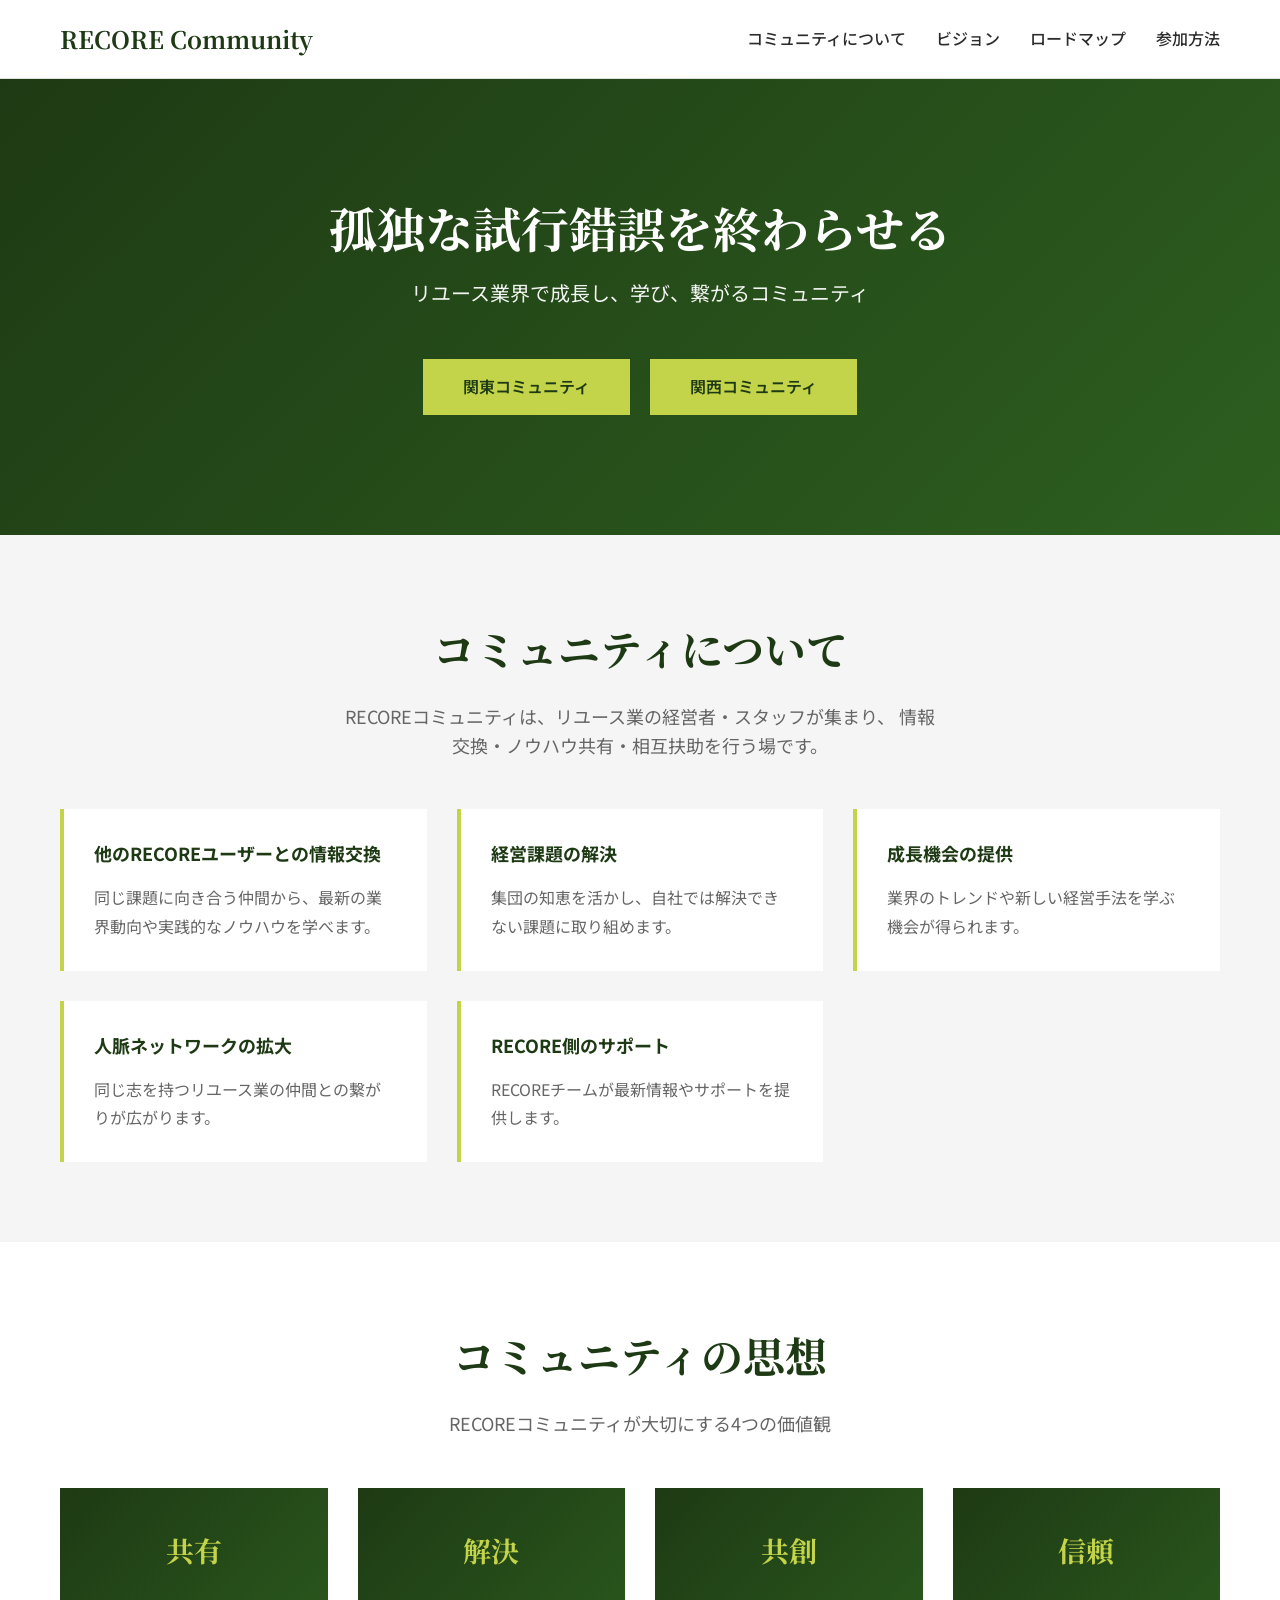
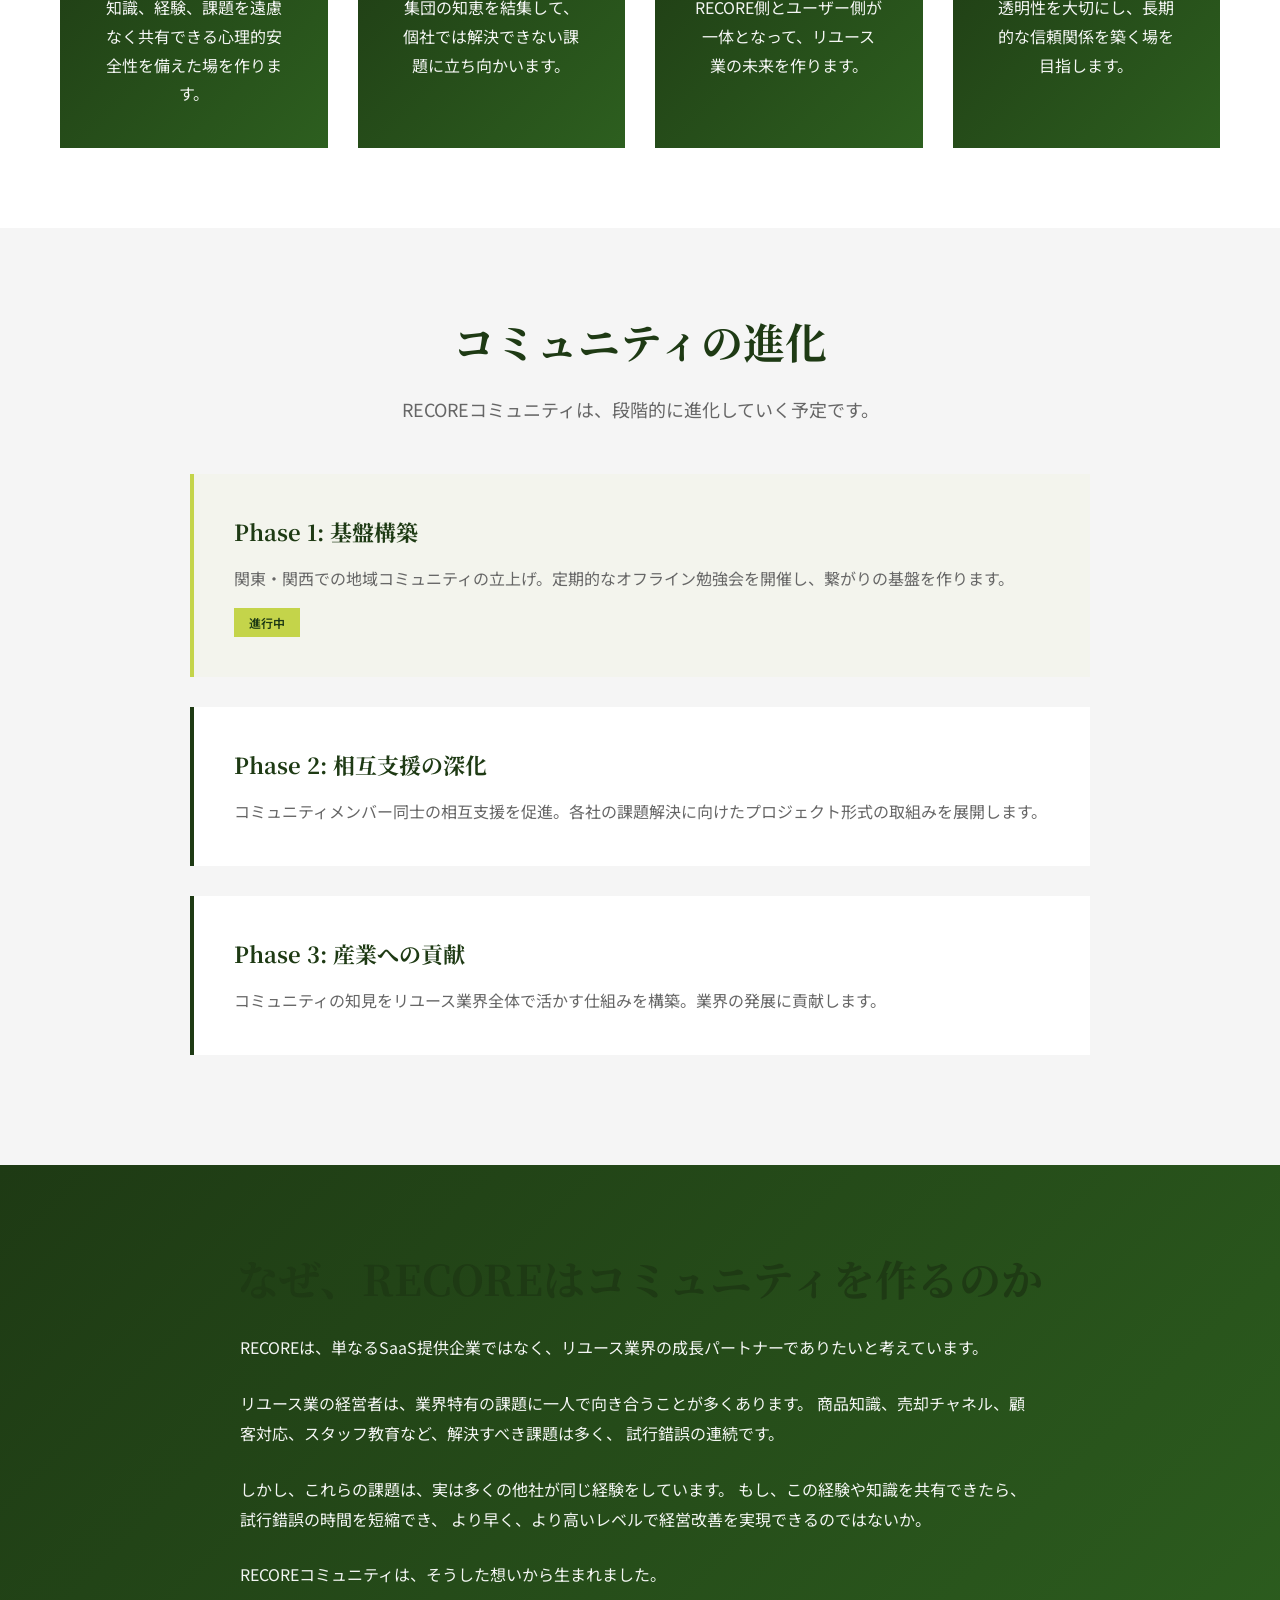
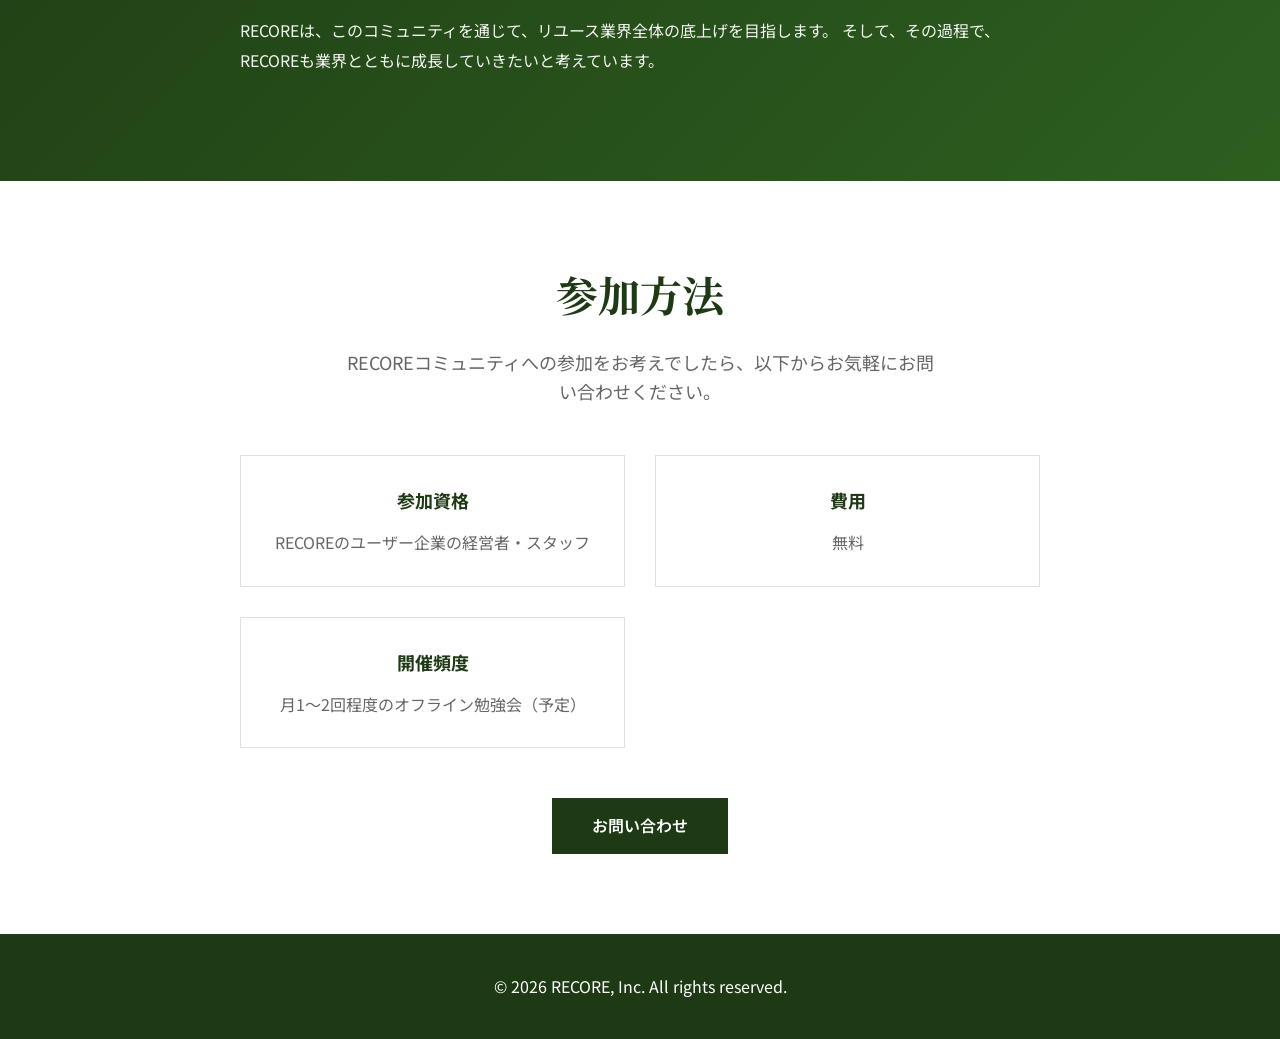
<file: index.html>
<!DOCTYPE html>
<html lang="ja">
<head>
    <meta charset="UTF-8">
    <meta name="viewport" content="width=device-width, initial-scale=1.0">
    <title>RECORE Community - リユース業界を支える仲間たち</title>
    <link rel="stylesheet" href="css/style.css">
    <link href="https://fonts.googleapis.com/css2?family=Noto+Serif+JP:wght@400;700&family=Noto+Sans+JP:wght@400;500;700&display=swap" rel="stylesheet">
</head>
<body>
    <!-- Header -->
    <header class="header">
        <div class="container">
            <div class="header-content">
                <h1 class="logo">RECORE Community</h1>
                <nav class="nav">
                    <ul>
                        <li><a href="#about">コミュニティについて</a></li>
                        <li><a href="#vision">ビジョン</a></li>
                        <li><a href="#roadmap">ロードマップ</a></li>
                        <li><a href="#contact">参加方法</a></li>
                    </ul>
                </nav>
            </div>
        </div>
    </header>

    <!-- Hero Section -->
    <section class="hero">
        <div class="hero-content">
            <h2 class="hero-title">孤独な試行錯誤を終わらせる</h2>
            <p class="hero-subtitle">リユース業界で成長し、学び、繋がるコミュニティ</p>
            <div class="community-links">
                <a href="pages/kanto.html" class="btn btn-primary">関東コミュニティ</a>
                <a href="pages/kansai.html" class="btn btn-primary">関西コミュニティ</a>
            </div>
        </div>
    </section>

    <!-- About Section -->
    <section id="about" class="about">
        <div class="container">
            <h2 class="section-title">コミュニティについて</h2>
            <p class="section-description">
                RECOREコミュニティは、リユース業の経営者・スタッフが集まり、
                情報交換・ノウハウ共有・相互扶助を行う場です。
            </p>
            <div class="benefits">
                <div class="benefit-item">
                    <h3>他のRECOREユーザーとの情報交換</h3>
                    <p>同じ課題に向き合う仲間から、最新の業界動向や実践的なノウハウを学べます。</p>
                </div>
                <div class="benefit-item">
                    <h3>経営課題の解決</h3>
                    <p>集団の知恵を活かし、自社では解決できない課題に取り組めます。</p>
                </div>
                <div class="benefit-item">
                    <h3>成長機会の提供</h3>
                    <p>業界のトレンドや新しい経営手法を学ぶ機会が得られます。</p>
                </div>
                <div class="benefit-item">
                    <h3>人脈ネットワークの拡大</h3>
                    <p>同じ志を持つリユース業の仲間との繋がりが広がります。</p>
                </div>
                <div class="benefit-item">
                    <h3>RECORE側のサポート</h3>
                    <p>RECOREチームが最新情報やサポートを提供します。</p>
                </div>
            </div>
        </div>
    </section>

    <!-- Vision Section -->
    <section id="vision" class="vision">
        <div class="container">
            <h2 class="section-title">コミュニティの思想</h2>
            <p class="section-description">
                RECOREコミュニティが大切にする4つの価値観
            </p>
            <div class="vision-grid">
                <div class="vision-card">
                    <h3>共有</h3>
                    <p>知識、経験、課題を遠慮なく共有できる心理的安全性を備えた場を作ります。</p>
                </div>
                <div class="vision-card">
                    <h3>解決</h3>
                    <p>集団の知恵を結集して、個社では解決できない課題に立ち向かいます。</p>
                </div>
                <div class="vision-card">
                    <h3>共創</h3>
                    <p>RECORE側とユーザー側が一体となって、リユース業の未来を作ります。</p>
                </div>
                <div class="vision-card">
                    <h3>信頼</h3>
                    <p>透明性を大切にし、長期的な信頼関係を築く場を目指します。</p>
                </div>
            </div>
        </div>
    </section>

    <!-- Roadmap Section -->
    <section id="roadmap" class="roadmap">
        <div class="container">
            <h2 class="section-title">コミュニティの進化</h2>
            <p class="section-description">
                RECOREコミュニティは、段階的に進化していく予定です。
            </p>
            <div class="roadmap-timeline">
                <div class="roadmap-phase active">
                    <h3>Phase 1: 基盤構築</h3>
                    <p>関東・関西での地域コミュニティの立上げ。定期的なオフライン勉強会を開催し、繋がりの基盤を作ります。</p>
                    <span class="phase-status">進行中</span>
                </div>
                <div class="roadmap-phase">
                    <h3>Phase 2: 相互支援の深化</h3>
                    <p>コミュニティメンバー同士の相互支援を促進。各社の課題解決に向けたプロジェクト形式の取組みを展開します。</p>
                </div>
                <div class="roadmap-phase">
                    <h3>Phase 3: 産業への貢献</h3>
                    <p>コミュニティの知見をリユース業界全体で活かす仕組みを構築。業界の発展に貢献します。</p>
                </div>
            </div>
        </div>
    </section>

    <!-- Why We Do This Section -->
    <section class="why-section">
        <div class="container">
            <h2 class="section-title">なぜ、RECOREはコミュニティを作るのか</h2>
            <div class="why-content">
                <p>
                    RECOREは、単なるSaaS提供企業ではなく、リユース業界の成長パートナーでありたいと考えています。
                </p>
                <p>
                    リユース業の経営者は、業界特有の課題に一人で向き合うことが多くあります。
                    商品知識、売却チャネル、顧客対応、スタッフ教育など、解決すべき課題は多く、
                    試行錯誤の連続です。
                </p>
                <p>
                    しかし、これらの課題は、実は多くの他社が同じ経験をしています。
                    もし、この経験や知識を共有できたら、試行錯誤の時間を短縮でき、
                    より早く、より高いレベルで経営改善を実現できるのではないか。
                </p>
                <p>
                    RECOREコミュニティは、そうした想いから生まれました。
                </p>
                <p>
                    RECOREは、このコミュニティを通じて、リユース業界全体の底上げを目指します。
                    そして、その過程で、RECOREも業界とともに成長していきたいと考えています。
                </p>
            </div>
        </div>
    </section>

    <!-- Contact Section -->
    <section id="contact" class="contact">
        <div class="container">
            <h2 class="section-title">参加方法</h2>
            <p class="section-description">
                RECOREコミュニティへの参加をお考えでしたら、以下からお気軽にお問い合わせください。
            </p>
            <div class="participation-info">
                <div class="info-item">
                    <h3>参加資格</h3>
                    <p>RECOREのユーザー企業の経営者・スタッフ</p>
                </div>
                <div class="info-item">
                    <h3>費用</h3>
                    <p>無料</p>
                </div>
                <div class="info-item">
                    <h3>開催頻度</h3>
                    <p>月1～2回程度のオフライン勉強会（予定）</p>
                </div>
            </div>
            <div class="contact-action">
                <a href="mailto:community@recore-corp.jp" class="btn btn-secondary">お問い合わせ</a>
            </div>
        </div>
    </section>

    <!-- Footer -->
    <footer class="footer">
        <div class="container">
            <p>&copy; 2026 RECORE, Inc. All rights reserved.</p>
        </div>
    </footer>

    <script src="js/script.js"></script>
</body>
</html>
</file>
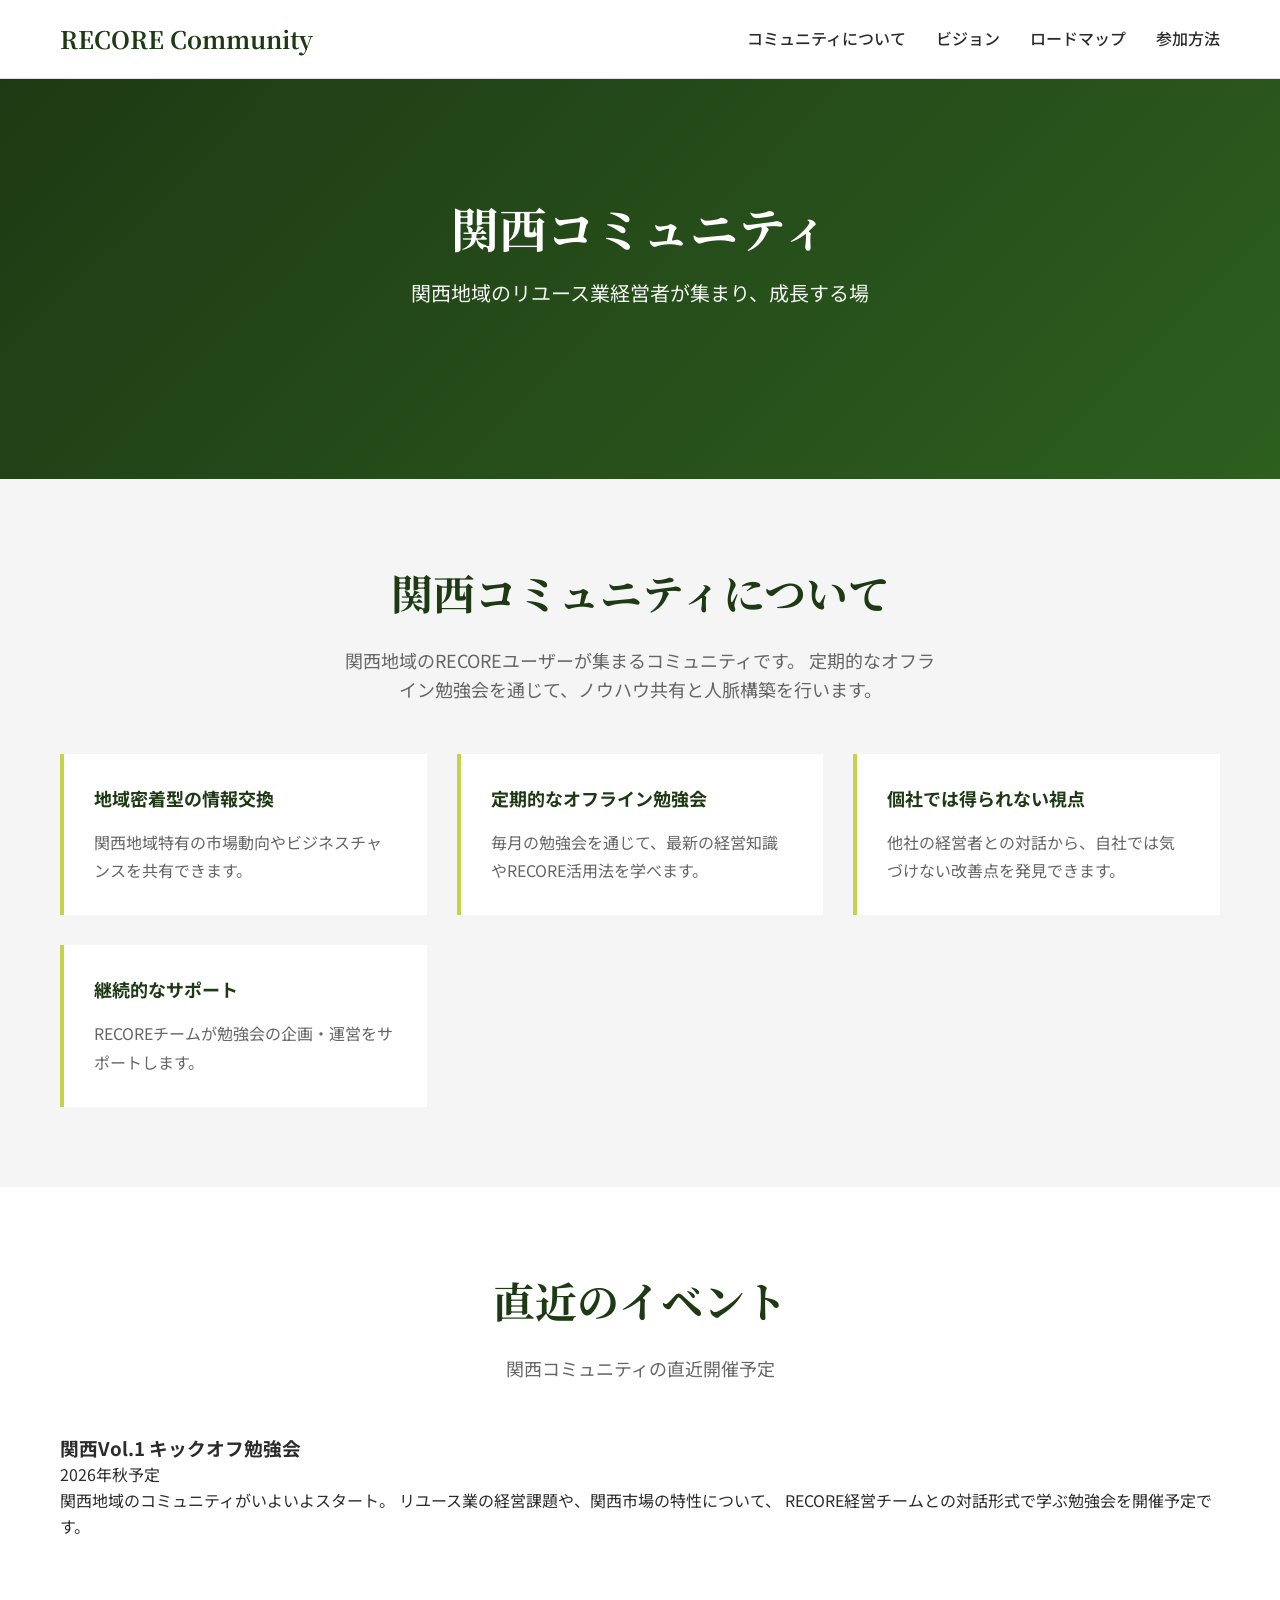
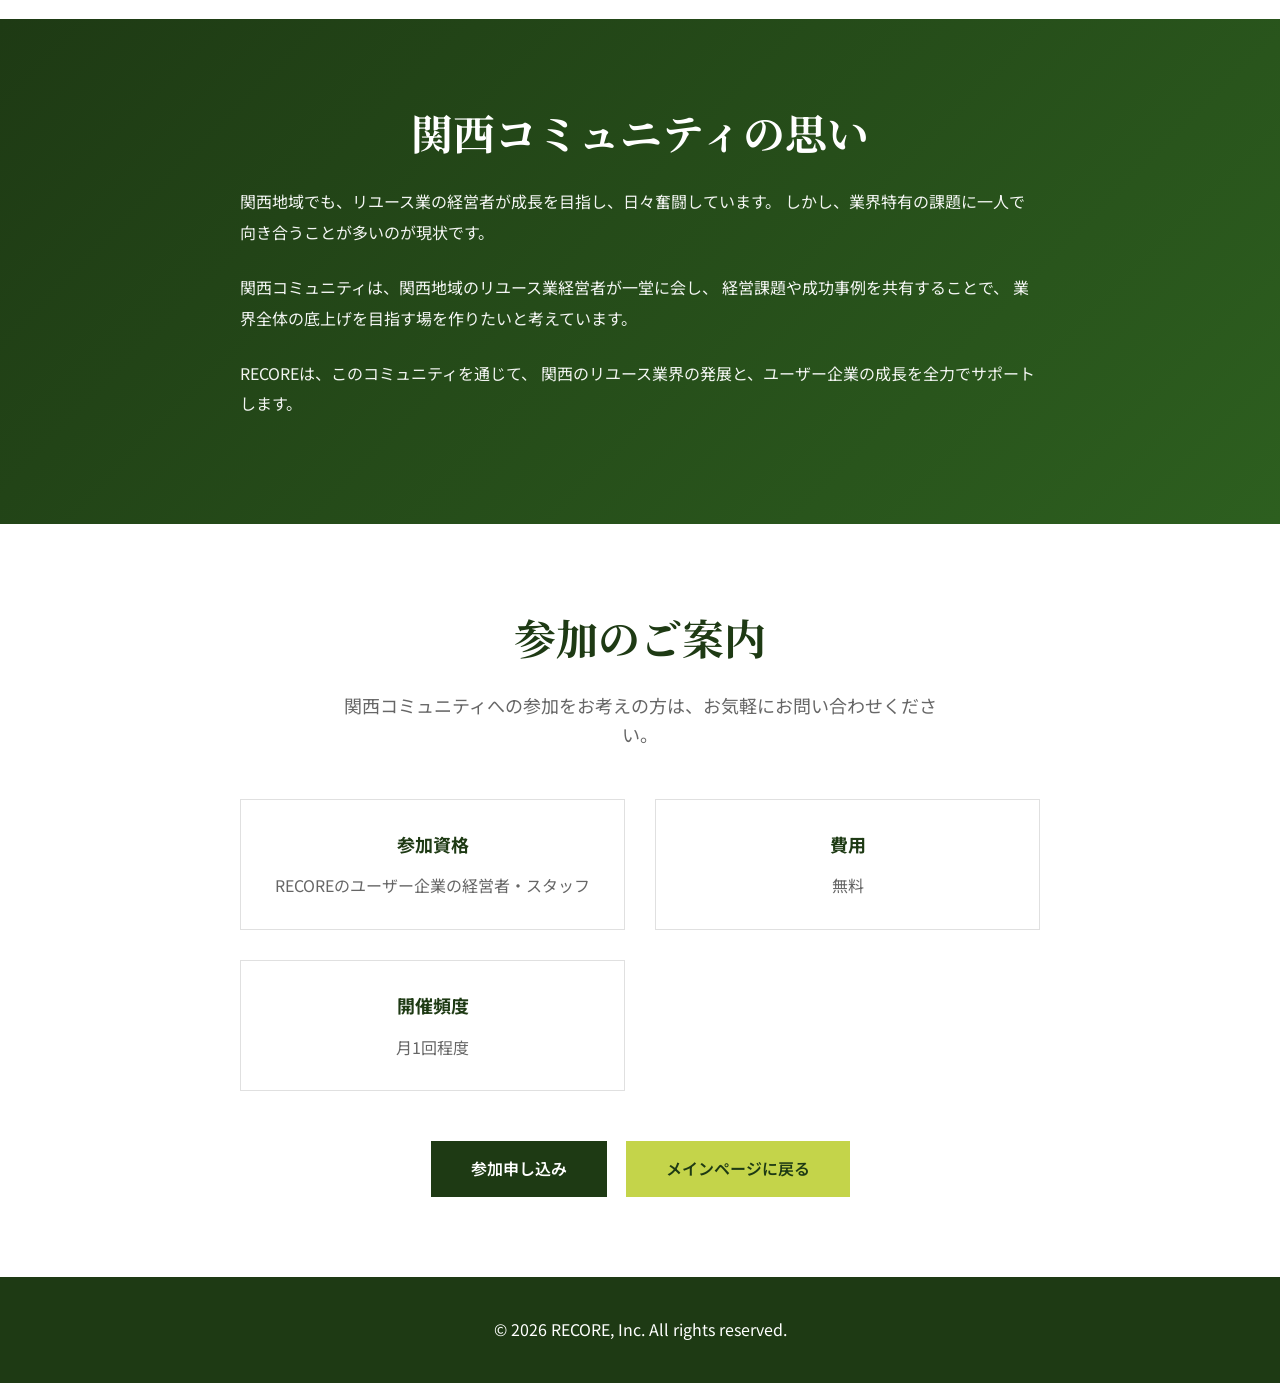
<file: pages/kansai.html>
<!DOCTYPE html>
<html lang="ja">
<head>
    <meta charset="UTF-8">
    <meta name="viewport" content="width=device-width, initial-scale=1.0">
    <title>関西コミュニティ - RECORE Community</title>
    <link rel="stylesheet" href="../css/style.css">
    <link href="https://fonts.googleapis.com/css2?family=Noto+Serif+JP:wght@400;700&family=Noto+Sans+JP:wght@400;500;700&display=swap" rel="stylesheet">
</head>
<body>
    <!-- Header -->
    <header class="header">
        <div class="container">
            <div class="header-content">
                <h1 class="logo"><a href="../index.html" style="color: inherit; text-decoration: none;">RECORE Community</a></h1>
                <nav class="nav">
                    <ul>
                        <li><a href="../index.html#about">コミュニティについて</a></li>
                        <li><a href="../index.html#vision">ビジョン</a></li>
                        <li><a href="../index.html#roadmap">ロードマップ</a></li>
                        <li><a href="../index.html#contact">参加方法</a></li>
                    </ul>
                </nav>
            </div>
        </div>
    </header>

    <!-- Hero Section -->
    <section class="hero">
        <div class="hero-content">
            <h2 class="hero-title">関西コミュニティ</h2>
            <p class="hero-subtitle">関西地域のリユース業経営者が集まり、成長する場</p>
        </div>
    </section>

    <!-- About Kansai Community -->
    <section class="about">
        <div class="container">
            <h2 class="section-title">関西コミュニティについて</h2>
            <p class="section-description">
                関西地域のRECOREユーザーが集まるコミュニティです。
                定期的なオフライン勉強会を通じて、ノウハウ共有と人脈構築を行います。
            </p>
            <div class="benefits">
                <div class="benefit-item">
                    <h3>地域密着型の情報交換</h3>
                    <p>関西地域特有の市場動向やビジネスチャンスを共有できます。</p>
                </div>
                <div class="benefit-item">
                    <h3>定期的なオフライン勉強会</h3>
                    <p>毎月の勉強会を通じて、最新の経営知識やRECORE活用法を学べます。</p>
                </div>
                <div class="benefit-item">
                    <h3>個社では得られない視点</h3>
                    <p>他社の経営者との対話から、自社では気づけない改善点を発見できます。</p>
                </div>
                <div class="benefit-item">
                    <h3>継続的なサポート</h3>
                    <p>RECOREチームが勉強会の企画・運営をサポートします。</p>
                </div>
            </div>
        </div>
    </section>

    <!-- Recent Events -->
    <section class="events">
        <div class="container">
            <h2 class="section-title">直近のイベント</h2>
            <p class="section-description">
                関西コミュニティの直近開催予定
            </p>
            <div class="events-list">
                <div class="event-card">
                    <h3>関西Vol.1 キックオフ勉強会</h3>
                    <p class="event-date">2026年秋予定</p>
                    <p class="event-description">
                        関西地域のコミュニティがいよいよスタート。
                        リユース業の経営課題や、関西市場の特性について、
                        RECORE経営チームとの対話形式で学ぶ勉強会を開催予定です。
                    </p>
                </div>
            </div>
        </div>
    </section>

    <!-- Community Philosophy -->
    <section class="why-section">
        <div class="container">
            <h2 class="section-title" style="color: var(--color-white);">関西コミュニティの思い</h2>
            <div class="why-content">
                <p>
                    関西地域でも、リユース業の経営者が成長を目指し、日々奮闘しています。
                    しかし、業界特有の課題に一人で向き合うことが多いのが現状です。
                </p>
                <p>
                    関西コミュニティは、関西地域のリユース業経営者が一堂に会し、
                    経営課題や成功事例を共有することで、
                    業界全体の底上げを目指す場を作りたいと考えています。
                </p>
                <p>
                    RECOREは、このコミュニティを通じて、
                    関西のリユース業界の発展と、ユーザー企業の成長を全力でサポートします。
                </p>
            </div>
        </div>
    </section>

    <!-- Participation -->
    <section class="contact">
        <div class="container">
            <h2 class="section-title">参加のご案内</h2>
            <p class="section-description">
                関西コミュニティへの参加をお考えの方は、お気軽にお問い合わせください。
            </p>
            <div class="participation-info">
                <div class="info-item">
                    <h3>参加資格</h3>
                    <p>RECOREのユーザー企業の経営者・スタッフ</p>
                </div>
                <div class="info-item">
                    <h3>費用</h3>
                    <p>無料</p>
                </div>
                <div class="info-item">
                    <h3>開催頻度</h3>
                    <p>月1回程度</p>
                </div>
            </div>
            <div class="contact-action">
                <a href="mailto:community@recore-corp.jp" class="btn btn-secondary">参加申し込み</a>
                <a href="../index.html" class="btn btn-primary" style="margin-left: 15px;">メインページに戻る</a>
            </div>
        </div>
    </section>

    <!-- Footer -->
    <footer class="footer">
        <div class="container">
            <p>&copy; 2026 RECORE, Inc. All rights reserved.</p>
        </div>
    </footer>

    <script src="../js/script.js"></script>
</body>
</html>
</file>
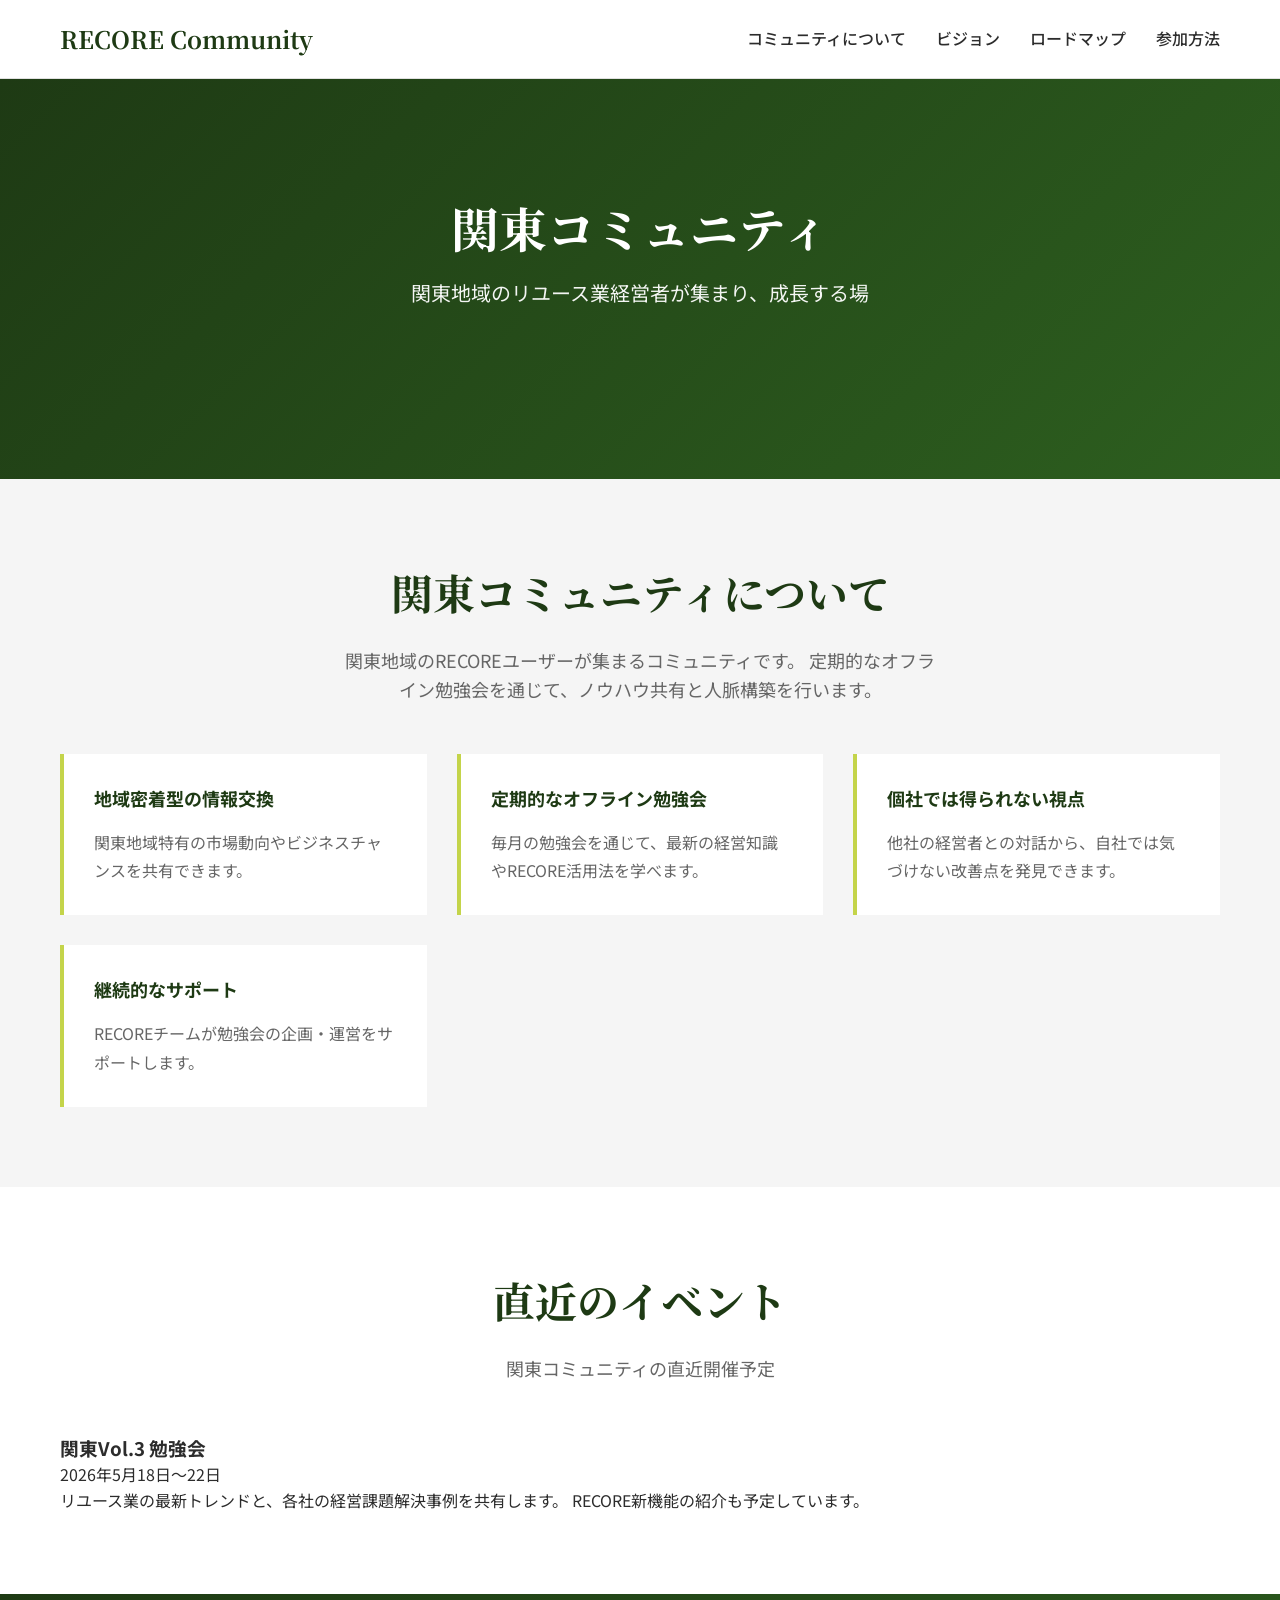
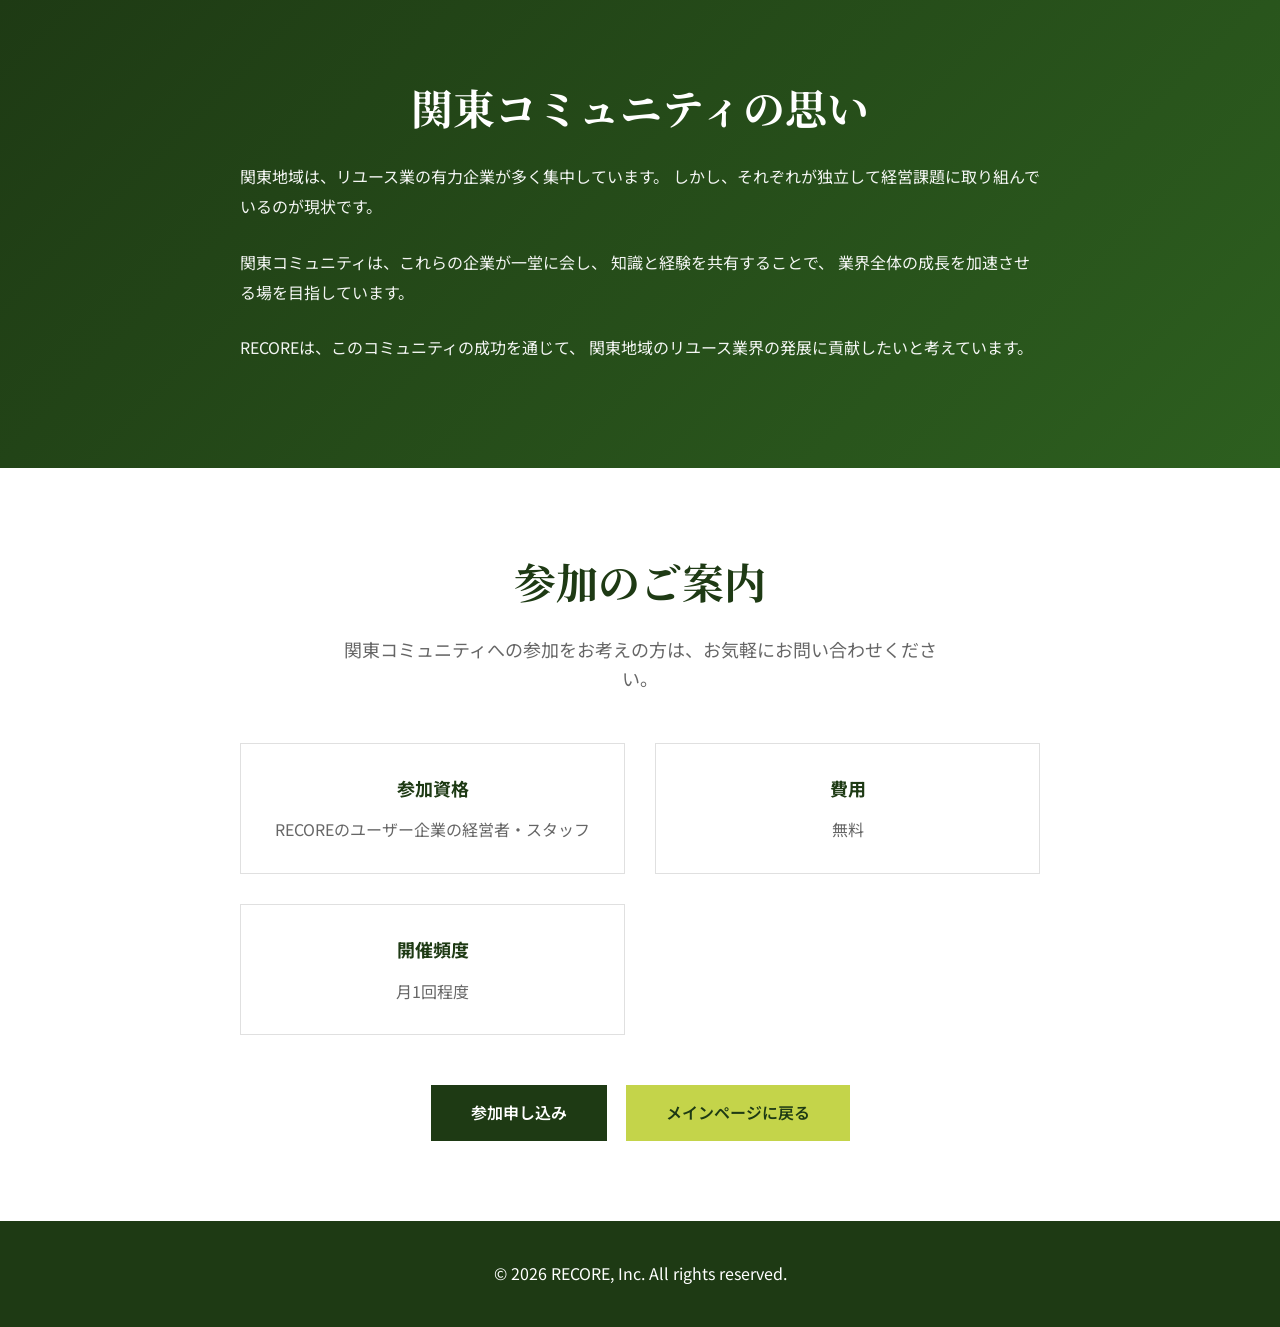
<file: pages/kanto.html>
<!DOCTYPE html>
<html lang="ja">
<head>
    <meta charset="UTF-8">
    <meta name="viewport" content="width=device-width, initial-scale=1.0">
    <title>関東コミュニティ - RECORE Community</title>
    <link rel="stylesheet" href="../css/style.css">
    <link href="https://fonts.googleapis.com/css2?family=Noto+Serif+JP:wght@400;700&family=Noto+Sans+JP:wght@400;500;700&display=swap" rel="stylesheet">
</head>
<body>
    <!-- Header -->
    <header class="header">
        <div class="container">
            <div class="header-content">
                <h1 class="logo"><a href="../index.html" style="color: inherit; text-decoration: none;">RECORE Community</a></h1>
                <nav class="nav">
                    <ul>
                        <li><a href="../index.html#about">コミュニティについて</a></li>
                        <li><a href="../index.html#vision">ビジョン</a></li>
                        <li><a href="../index.html#roadmap">ロードマップ</a></li>
                        <li><a href="../index.html#contact">参加方法</a></li>
                    </ul>
                </nav>
            </div>
        </div>
    </header>

    <!-- Hero Section -->
    <section class="hero">
        <div class="hero-content">
            <h2 class="hero-title">関東コミュニティ</h2>
            <p class="hero-subtitle">関東地域のリユース業経営者が集まり、成長する場</p>
        </div>
    </section>

    <!-- About Kanto Community -->
    <section class="about">
        <div class="container">
            <h2 class="section-title">関東コミュニティについて</h2>
            <p class="section-description">
                関東地域のRECOREユーザーが集まるコミュニティです。
                定期的なオフライン勉強会を通じて、ノウハウ共有と人脈構築を行います。
            </p>
            <div class="benefits">
                <div class="benefit-item">
                    <h3>地域密着型の情報交換</h3>
                    <p>関東地域特有の市場動向やビジネスチャンスを共有できます。</p>
                </div>
                <div class="benefit-item">
                    <h3>定期的なオフライン勉強会</h3>
                    <p>毎月の勉強会を通じて、最新の経営知識やRECORE活用法を学べます。</p>
                </div>
                <div class="benefit-item">
                    <h3>個社では得られない視点</h3>
                    <p>他社の経営者との対話から、自社では気づけない改善点を発見できます。</p>
                </div>
                <div class="benefit-item">
                    <h3>継続的なサポート</h3>
                    <p>RECOREチームが勉強会の企画・運営をサポートします。</p>
                </div>
            </div>
        </div>
    </section>

    <!-- Recent Events -->
    <section class="events">
        <div class="container">
            <h2 class="section-title">直近のイベント</h2>
            <p class="section-description">
                関東コミュニティの直近開催予定
            </p>
            <div class="events-list">
                <div class="event-card">
                    <h3>関東Vol.3 勉強会</h3>
                    <p class="event-date">2026年5月18日～22日</p>
                    <p class="event-description">
                        リユース業の最新トレンドと、各社の経営課題解決事例を共有します。
                        RECORE新機能の紹介も予定しています。
                    </p>
                </div>
            </div>
        </div>
    </section>

    <!-- Community Philosophy -->
    <section class="why-section">
        <div class="container">
            <h2 class="section-title" style="color: var(--color-white);">関東コミュニティの思い</h2>
            <div class="why-content">
                <p>
                    関東地域は、リユース業の有力企業が多く集中しています。
                    しかし、それぞれが独立して経営課題に取り組んでいるのが現状です。
                </p>
                <p>
                    関東コミュニティは、これらの企業が一堂に会し、
                    知識と経験を共有することで、
                    業界全体の成長を加速させる場を目指しています。
                </p>
                <p>
                    RECOREは、このコミュニティの成功を通じて、
                    関東地域のリユース業界の発展に貢献したいと考えています。
                </p>
            </div>
        </div>
    </section>

    <!-- Participation -->
    <section class="contact">
        <div class="container">
            <h2 class="section-title">参加のご案内</h2>
            <p class="section-description">
                関東コミュニティへの参加をお考えの方は、お気軽にお問い合わせください。
            </p>
            <div class="participation-info">
                <div class="info-item">
                    <h3>参加資格</h3>
                    <p>RECOREのユーザー企業の経営者・スタッフ</p>
                </div>
                <div class="info-item">
                    <h3>費用</h3>
                    <p>無料</p>
                </div>
                <div class="info-item">
                    <h3>開催頻度</h3>
                    <p>月1回程度</p>
                </div>
            </div>
            <div class="contact-action">
                <a href="mailto:community@recore-corp.jp" class="btn btn-secondary">参加申し込み</a>
                <a href="../index.html" class="btn btn-primary" style="margin-left: 15px;">メインページに戻る</a>
            </div>
        </div>
    </section>

    <!-- Footer -->
    <footer class="footer">
        <div class="container">
            <p>&copy; 2026 RECORE, Inc. All rights reserved.</p>
        </div>
    </footer>

    <script src="../js/script.js"></script>
</body>
</html>
</file>
<file: css/style.css>
* {
    margin: 0;
    padding: 0;
    box-sizing: border-box;
}

:root {
    --color-primary: #1E3A14;
    --color-accent: #C4D44A;
    --color-text: #2C2C2C;
    --color-light: #F5F5F5;
    --color-white: #FFFFFF;
    --font-serif: 'Noto Serif JP', serif;
    --font-sans: 'Noto Sans JP', sans-serif;
}

body {
    font-family: var(--font-sans);
    color: var(--color-text);
    line-height: 1.6;
    background-color: var(--color-white);
}

.container {
    max-width: 1200px;
    margin: 0 auto;
    padding: 0 20px;
}

/* Header */
.header {
    background-color: var(--color-white);
    border-bottom: 1px solid #E0E0E0;
    position: sticky;
    top: 0;
    z-index: 100;
}

.header-content {
    display: flex;
    justify-content: space-between;
    align-items: center;
    padding: 20px 0;
}

.logo {
    font-family: var(--font-serif);
    font-size: 24px;
    font-weight: 700;
    color: var(--color-primary);
}

.nav ul {
    display: flex;
    list-style: none;
    gap: 30px;
}

.nav a {
    text-decoration: none;
    color: var(--color-text);
    font-weight: 500;
    transition: color 0.3s ease;
}

.nav a:hover {
    color: var(--color-accent);
}

/* Hero Section */
.hero {
    background: linear-gradient(135deg, var(--color-primary) 0%, #2d5f1f 100%);
    color: var(--color-white);
    padding: 120px 20px;
    text-align: center;
}

.hero-content {
    max-width: 800px;
    margin: 0 auto;
}

.hero-title {
    font-family: var(--font-serif);
    font-size: 48px;
    font-weight: 700;
    margin-bottom: 20px;
    line-height: 1.2;
}

.hero-subtitle {
    font-size: 20px;
    margin-bottom: 50px;
    opacity: 0.95;
}

.community-links {
    display: flex;
    gap: 20px;
    justify-content: center;
    flex-wrap: wrap;
}

/* Buttons */
.btn {
    padding: 15px 40px;
    font-size: 16px;
    font-weight: 600;
    border: none;
    cursor: pointer;
    text-decoration: none;
    display: inline-block;
    transition: all 0.3s ease;
}

.btn-primary {
    background-color: var(--color-accent);
    color: var(--color-primary);
}

.btn-primary:hover {
    background-color: #b8c940;
    transform: translateY(-2px);
    box-shadow: 0 4px 12px rgba(0, 0, 0, 0.15);
}

.btn-secondary {
    background-color: var(--color-primary);
    color: var(--color-white);
}

.btn-secondary:hover {
    background-color: #2d5f1f;
    transform: translateY(-2px);
    box-shadow: 0 4px 12px rgba(0, 0, 0, 0.15);
}

/* Sections */
section {
    padding: 80px 20px;
}

.section-title {
    font-family: var(--font-serif);
    font-size: 42px;
    font-weight: 700;
    color: var(--color-primary);
    margin-bottom: 20px;
    text-align: center;
}

.section-description {
    font-size: 18px;
    color: #666;
    text-align: center;
    margin-bottom: 50px;
    max-width: 600px;
    margin-left: auto;
    margin-right: auto;
}

/* About Section */
.about {
    background-color: var(--color-light);
}

.benefits {
    display: grid;
    grid-template-columns: repeat(auto-fit, minmax(300px, 1fr));
    gap: 30px;
    margin-top: 50px;
}

.benefit-item {
    background-color: var(--color-white);
    padding: 30px;
    border-left: 4px solid var(--color-accent);
}

.benefit-item h3 {
    color: var(--color-primary);
    margin-bottom: 15px;
    font-size: 18px;
}

.benefit-item p {
    color: #666;
    line-height: 1.8;
}

/* Vision Section */
.vision {
    background-color: var(--color-white);
}

.vision-grid {
    display: grid;
    grid-template-columns: repeat(auto-fit, minmax(250px, 1fr));
    gap: 30px;
    margin-top: 50px;
}

.vision-card {
    background: linear-gradient(135deg, var(--color-primary) 0%, #2d5f1f 100%);
    color: var(--color-white);
    padding: 40px;
    text-align: center;
    transition: transform 0.3s ease;
}

.vision-card:hover {
    transform: translateY(-5px);
}

.vision-card h3 {
    font-family: var(--font-serif);
    font-size: 28px;
    margin-bottom: 20px;
    color: var(--color-accent);
}

.vision-card p {
    line-height: 1.8;
    opacity: 0.95;
}

/* Roadmap Section */
.roadmap {
    background-color: var(--color-light);
}

.roadmap-timeline {
    max-width: 900px;
    margin: 50px auto 0;
    position: relative;
}

.roadmap-phase {
    background-color: var(--color-white);
    padding: 40px;
    margin-bottom: 30px;
    border-left: 4px solid var(--color-primary);
    position: relative;
    transition: all 0.3s ease;
}

.roadmap-phase.active {
    border-left: 4px solid var(--color-accent);
    background-color: rgba(196, 212, 74, 0.05);
}

.roadmap-phase h3 {
    color: var(--color-primary);
    font-size: 22px;
    margin-bottom: 15px;
    font-family: var(--font-serif);
}

.roadmap-phase p {
    color: #666;
    line-height: 1.8;
}

.phase-status {
    display: inline-block;
    background-color: var(--color-accent);
    color: var(--color-primary);
    padding: 5px 15px;
    font-size: 12px;
    font-weight: 600;
    margin-top: 15px;
}

/* Why Section */
.why-section {
    background: linear-gradient(135deg, var(--color-primary) 0%, #2d5f1f 100%);
    color: var(--color-white);
}

.why-content {
    max-width: 800px;
    margin: 0 auto;
}

.why-content p {
    font-size: 16px;
    margin-bottom: 25px;
    line-height: 1.9;
    opacity: 0.95;
}

/* Contact Section */
.contact {
    background-color: var(--color-white);
}

.participation-info {
    display: grid;
    grid-template-columns: repeat(auto-fit, minmax(250px, 1fr));
    gap: 30px;
    margin: 50px 0;
    max-width: 800px;
    margin-left: auto;
    margin-right: auto;
}

.info-item {
    text-align: center;
    padding: 30px;
    border: 1px solid #E0E0E0;
}

.info-item h3 {
    color: var(--color-primary);
    margin-bottom: 15px;
    font-size: 18px;
}

.info-item p {
    color: #666;
    font-size: 16px;
}

.contact-action {
    text-align: center;
    margin-top: 40px;
}

/* Footer */
.footer {
    background-color: var(--color-primary);
    color: var(--color-white);
    padding: 40px 20px;
    text-align: center;
}

/* Responsive */
@media (max-width: 768px) {
    .header-content {
        flex-direction: column;
        gap: 20px;
    }

    .nav ul {
        flex-direction: column;
        gap: 15px;
        text-align: center;
    }

    .hero-title {
        font-size: 32px;
    }

    .hero-subtitle {
        font-size: 16px;
    }

    .community-links {
        flex-direction: column;
    }

    .btn {
        width: 100%;
    }

    .section-title {
        font-size: 32px;
    }

    section {
        padding: 50px 20px;
    }
}
</file>
